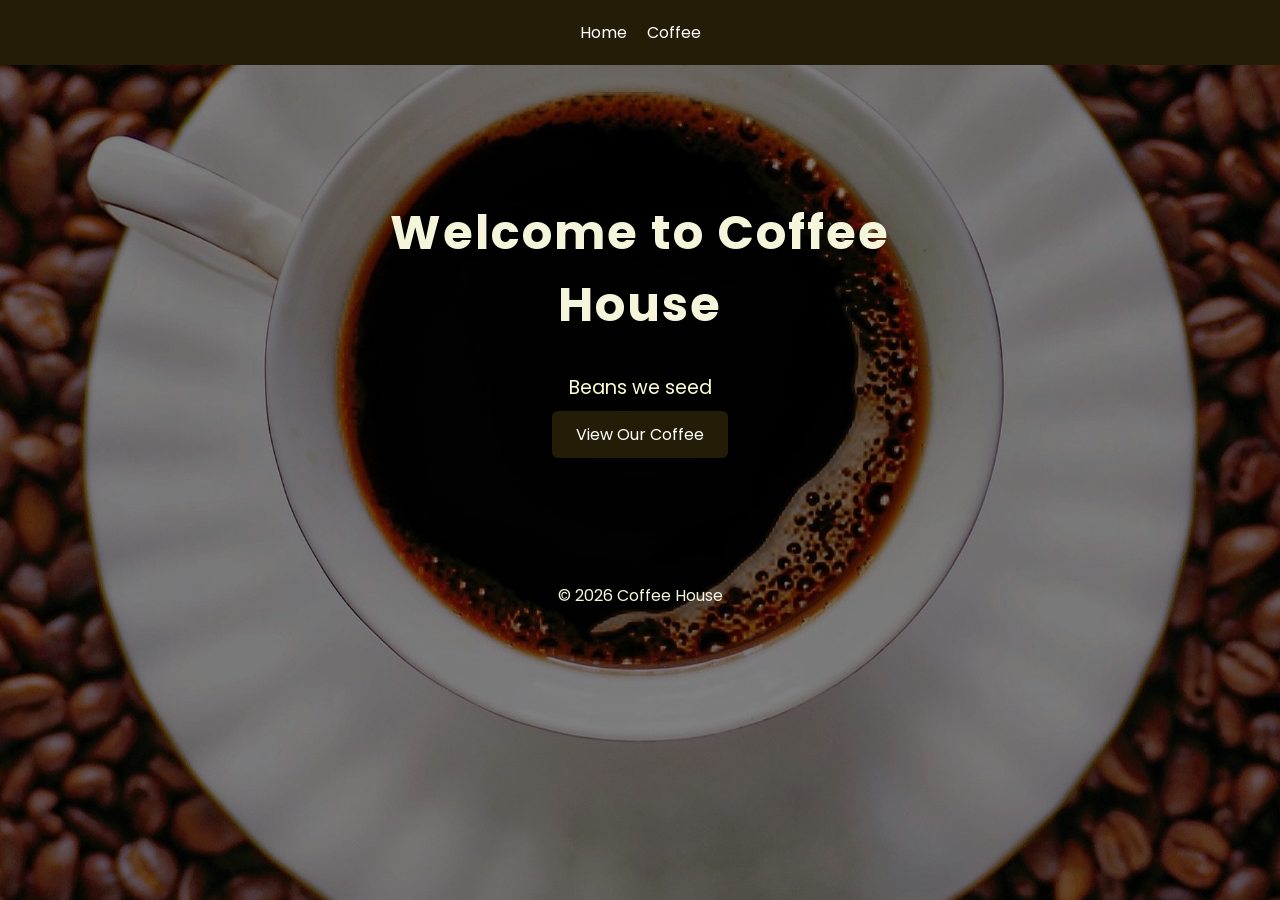
<file: index.html>
<!DOCTYPE html>
<html lang = "en">
    <head>
        <link rel="preconnect" href="https://fonts.googleapis.com">
        <link rel="preconnect" href="https://fonts.gstatic.com" crossorigin>
        <link href="https://fonts.googleapis.com/css2?family=Poppins:ital,wght@0,100;0,200;0,300;0,400;0,500;0,600;0,700;0,800;0,900;1,100;1,200;1,300;1,400;1,500;1,600;1,700;1,800;1,900&display=swap" rel="stylesheet">
        
        <link rel="preconnect" href="https://fonts.googleapis.com">
        <link rel="preconnect" href="https://fonts.gstatic.com" crossorigin>
        <link href="https://fonts.googleapis.com/css2?family=Playfair+Display:ital,wght@0,400..900;1,400..900&family=Poppins:ital,wght@0,100;0,200;0,300;0,400;0,500;0,600;0,700;0,800;0,900;1,100;1,200;1,300;1,400;1,500;1,600;1,700;1,800;1,900&display=swap" rel="stylesheet">

        <title>Coffee House</title>
        <meta charset="UTF-8">
        <meta name="description" content="We deliver coffee with love">
        <meta name="viewport" content="width=device-width initial-scale=1.0">
        <link rel="stylesheet" href="style.css">
    </head>

    <body class="landing">
        <nav>
            <a href="landing.html">Home</a>
            <a href="coffee.html">Coffee</a>
        </nav>
        <main>
            <h1>Welcome to Coffee House</h1>
            <p>Beans we seed</p>
            <a href="coffee.html">View Our Coffee</a>
        </main>

        <footer><p>© 2026 Coffee House</p></footer>
    </body>
</html>
</file>
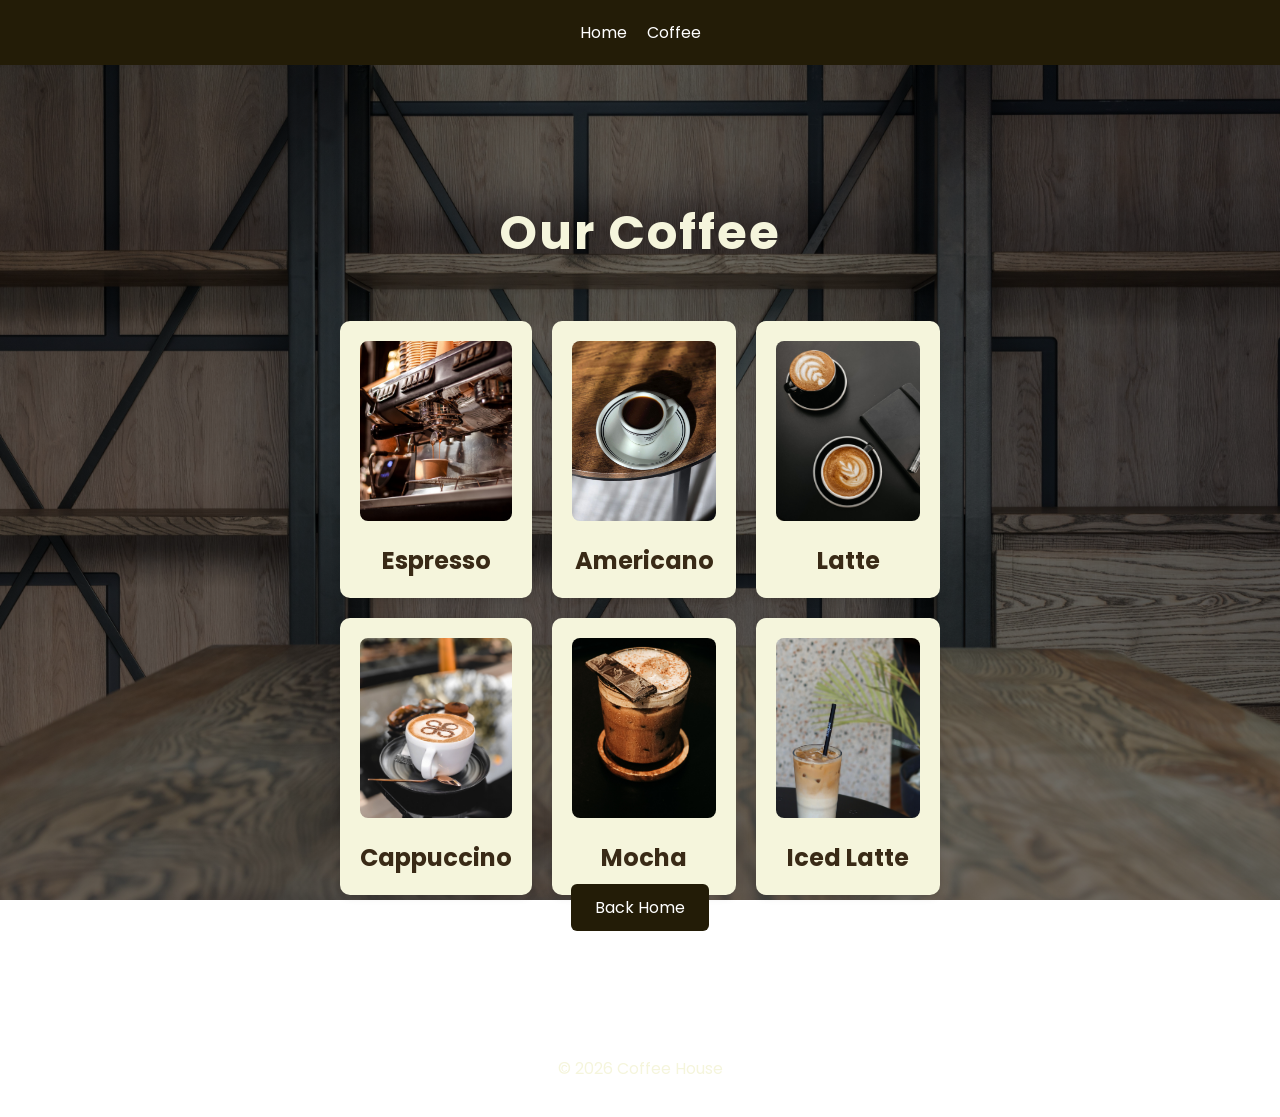
<file: coffee.html>
<!DOCTYPE html>
<html lang="en">
    <head>
         <link rel="preconnect" href="https://fonts.googleapis.com">
        <link rel="preconnect" href="https://fonts.gstatic.com" crossorigin>
        <link href="https://fonts.googleapis.com/css2?family=Poppins:ital,wght@0,100;0,200;0,300;0,400;0,500;0,600;0,700;0,800;0,900;1,100;1,200;1,300;1,400;1,500;1,600;1,700;1,800;1,900&display=swap" rel="stylesheet">
        
        <link rel="preconnect" href="https://fonts.googleapis.com">
        <link rel="preconnect" href="https://fonts.gstatic.com" crossorigin>
        <link href="https://fonts.googleapis.com/css2?family=Playfair+Display:ital,wght@0,400..900;1,400..900&family=Poppins:ital,wght@0,100;0,200;0,300;0,400;0,500;0,600;0,700;0,800;0,900;1,100;1,200;1,300;1,400;1,500;1,600;1,700;1,800;1,900&display=swap" rel="stylesheet">

        <title>Our Coffee</title>
        <meta charset="UTF-8">
        <meta name="description" content="We deliver coffee with love">
        <meta name="viewport" content="width=device-width, initial-scale=1.0">
        <link rel="stylesheet" href="style.css">
    </head>

    <body class="coffee-page">
        <nav>
            <a href="index.html">Home</a>
            <a href="coffee.html">Coffee</a>
        </nav>
        <main><h1>Our Coffee</h1>
        <section class="coffee-grid">
            <div class="card">
                <img src="images/es.jpg">
                <h2>Espresso</h2>
            </div>
            <div class="card">
                <img src="images/america.jpg">
                <h2>Americano</h2>
            </div>
            <div class="card">
                <img src="images/latte.jpg">
                <h2>Latte</h2>
            </div>
            <div class="card">
                <img src="images/capu.jpg">
                <h2>Cappuccino</h2>
            </div>
            <div class="card">
                <img src="images/mocha.jpg">
                <h2>Mocha</h2>
            </div>
            <div class="card">
                <img src="images/iced.jpg">
                <h2>Iced Latte</h2>
            </div>            
        </section>

        <a href="index.html">Back Home</a>
        </main>
        <footer><p>© 2026 Coffee House</p></footer>
    </body>
</html>
</file>
<file: style.css>
body{
    margin: 0;
    font-family:poppins, playfair display, sans-serif;
}

main{
    text-align: center;
    padding: 100px 20px;
    max-width: 600px;
    margin: 0 auto;
}

.landing{
    background-image: linear-gradient(rgba(0, 0, 0, 0.5), rgba(0, 0, 0, 0.5)), url("images/hero.jpg");
    background-size: cover;
    background-position: center;
    background-repeat: no-repeat;
    min-height: 100vh;
}

.landing h1{
    font-size: 3rem;
    color: beige;
    letter-spacing: 2px;
}

h1{
    font-size: 3rem;
    color: #231C07;
    letter-spacing: 2px;
}
main p{
    font-size: 1.2rem;
    color: #FFFDD0;
}

a{
    background-color: #231C07;
    color: white;
    padding: 12px 24px;
    text-decoration: none;
    border-radius: 6px;
}

.coffee-page{
    background-image: linear-gradient(rgba(0, 0, 0, 0.5), rgba(0, 0, 0, 0.5)), url("images/wood.jpg");
    background-size: cover;
    background-position: center;
    background-attachment: fixed;
    min-height: 100vh;
}

.coffee-page h1{
    color: beige;
}

.coffee-grid{
    display: grid;
    grid-template-columns: repeat(3, 1fr);
    padding-top: 20px;
    gap: 20px;
}

.card{
    background-color: beige;
    padding: 20px;
    border-radius: 10px;
    box-shadow: 0 2px 8px rgba(0, 0, 0, 0.1);
    transition: transform 0.2s;
    cursor: pointer;
}

.card:hover{
    transform: translateY(-5px);
}

.card img{
    width: 100%;
    height: 180px;
    object-fit: cover;
    border-radius: 8px;
    margin-bottom: 15px;
}

a:hover{
    background-color: burlywood;
}

h2{
    color: #392A16;
    margin: 0;
}

nav{
    display: flex;
    justify-content: center;
    gap: 20px;
    padding: 20px;
    background-color: #231C07;
}

nav a{
    color: white;
    background-color: transparent;
    padding: 0;
}

nav a:hover{
    text-decoration: underline;
    background-color: transparent;
}

.landing footer{
    color: beige;
}

.coffee-page footer{
    color: beige;
}

footer{
    text-align: center;
    padding: 20px;
    color: #231C07;
}

@media(max-width: 600px){
    .coffee-grid{
        grid-template-columns: 1fr;
    }
}
</file>
